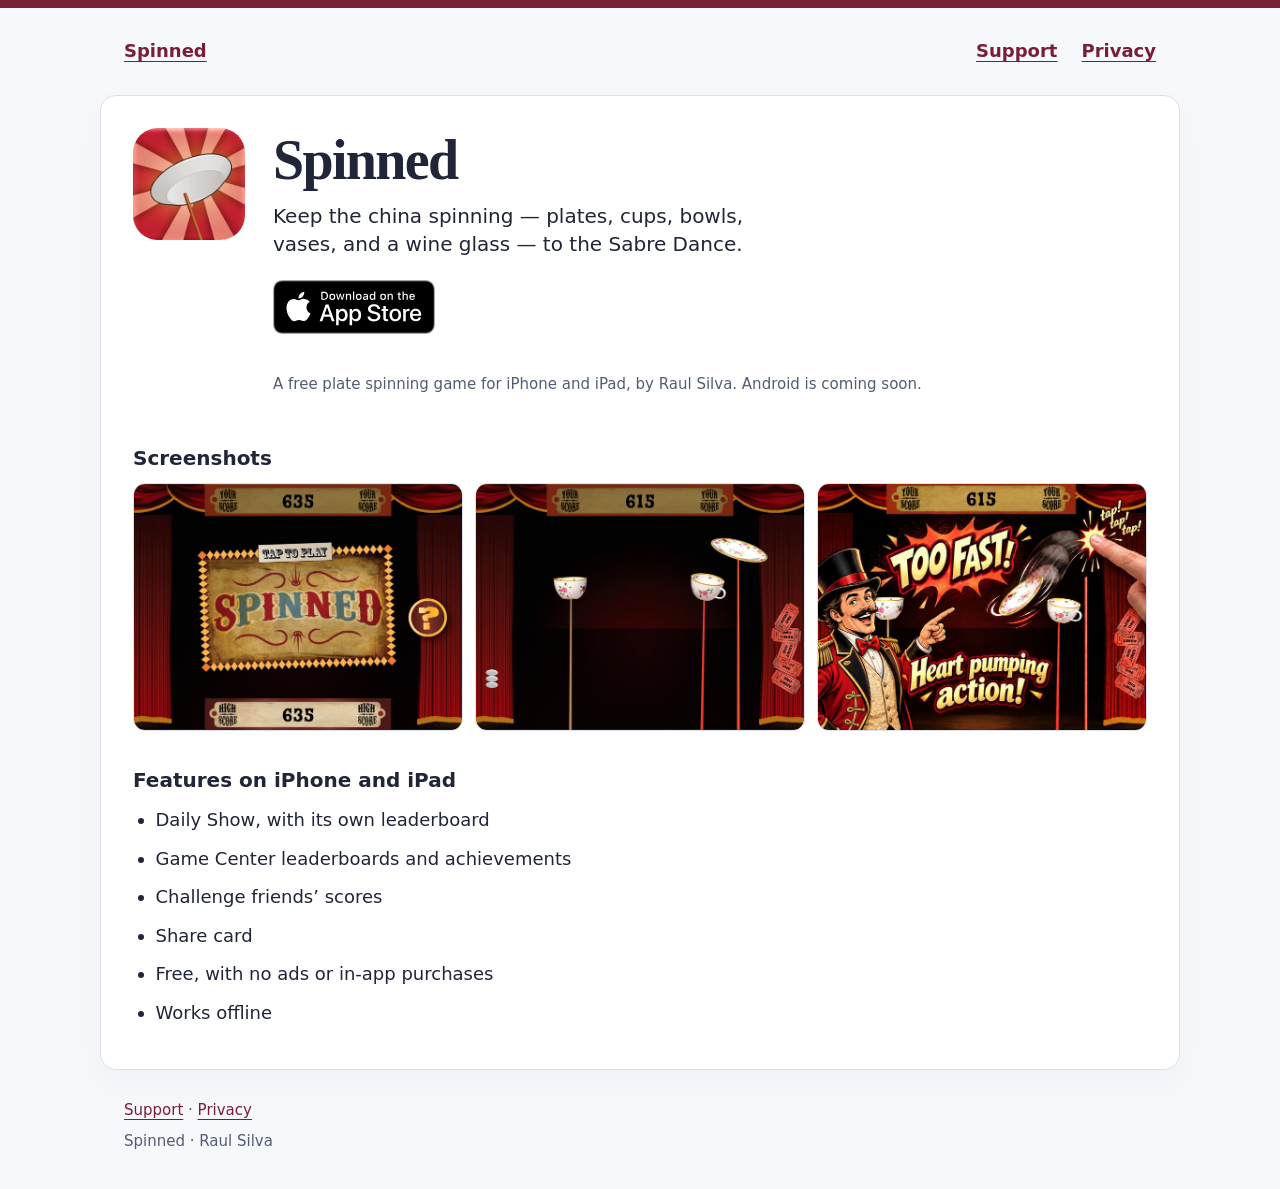
<file: index.html>
<!doctype html>
<html lang="en">
<head>
  <meta charset="utf-8">
  <meta name="viewport" content="width=device-width, initial-scale=1">
  <title>Spinned · plate spinning game for iPhone and iPad</title>
  <meta name="description" content="Spinned is a free plate spinning game for iPhone and iPad. Android is coming soon. Keep plates, cups, bowls, vases, and a wine glass spinning to the Sabre Dance.">
  <meta name="author" content="Raul Silva">
  <meta name="theme-color" content="#781e35">
  <meta name="apple-itunes-app" content="app-id=466332297">
  <link rel="canonical" href="https://rauls4.github.io/spinned-support/">
  <meta property="og:type" content="website">
  <meta property="og:site_name" content="Spinned">
  <meta property="og:locale" content="en_US">
  <meta property="og:url" content="https://rauls4.github.io/spinned-support/">
  <meta property="og:title" content="Spinned · plate spinning game for iPhone and iPad">
  <meta property="og:description" content="Spinned is a free plate spinning game for iPhone and iPad. Android is coming soon. Keep plates, cups, bowls, vases, and a wine glass spinning to the Sabre Dance.">
  <meta property="og:image" content="https://rauls4.github.io/spinned-support/images/ipad-title.jpg">
  <meta property="og:image:type" content="image/jpeg">
  <meta property="og:image:width" content="1400">
  <meta property="og:image:height" content="1050">
  <meta property="og:image:alt" content="Spinned title screen on iPad">
  <meta name="twitter:card" content="summary_large_image">
  <meta name="twitter:title" content="Spinned · plate spinning game for iPhone and iPad">
  <meta name="twitter:description" content="Spinned is a free plate spinning game for iPhone and iPad. Android is coming soon. Keep plates, cups, bowls, vases, and a wine glass spinning to the Sabre Dance.">
  <meta name="twitter:image" content="https://rauls4.github.io/spinned-support/images/ipad-title.jpg">
  <meta name="twitter:image:alt" content="Spinned title screen on iPad">
  <link rel="icon" href="images/app-icon.jpg">
  <link rel="apple-touch-icon" href="images/app-icon.jpg">
  <link rel="stylesheet" href="style.css">
</head>
<body class="home">
  <header>
    <a href="./">Spinned</a>
    <nav aria-label="Main navigation">
      <a href="support/">Support</a>
      <a href="privacy/">Privacy</a>
    </nav>
  </header>
  <main>
    <div class="hero">
      <img class="app-icon" src="images/app-icon.jpg" width="512" height="512" alt="">
      <div class="hero-copy">
        <h1>Spinned</h1>
        <p class="pitch">Keep the china spinning — plates, cups, bowls, vases, and a wine glass — to the Sabre Dance.</p>
        <a class="store-badge" href="https://apps.apple.com/us/app/spinned/id466332297">
          <img src="images/download-on-the-app-store.svg" width="120" height="40" alt="Download on the App Store">
        </a>
        <p class="meta">A free plate spinning game for iPhone and iPad, by Raul Silva. Android is coming soon.</p>
      </div>
    </div>

    <section aria-labelledby="screenshots-heading">
      <h2 id="screenshots-heading">Screenshots</h2>
      <div class="shots">
        <img src="images/ipad-title.jpg" width="1400" height="1050" alt="Spinned title screen on iPad">
        <img src="images/ipad-game.jpg" width="1400" height="1050" alt="Spinned gameplay on iPad, with dishes spinning on sticks">
        <img src="images/ipad-stage.jpg" width="1400" height="1050" alt="Spinned on iPad during a show">
      </div>
    </section>

    <section aria-labelledby="features-heading">
      <h2 id="features-heading">Features on iPhone and iPad</h2>
      <ul class="features">
        <li>Daily Show, with its own leaderboard</li>
        <li>Game Center leaderboards and achievements</li>
        <li>Challenge friends’ scores</li>
        <li>Share card</li>
        <li>Free, with no ads or in-app purchases</li>
        <li>Works offline</li>
      </ul>
    </section>
  </main>
  <footer>
    <p><a href="support/">Support</a> · <a href="privacy/">Privacy</a></p>
    <p>Spinned · Raul Silva</p>
  </footer>
</body>
</html>
</file>
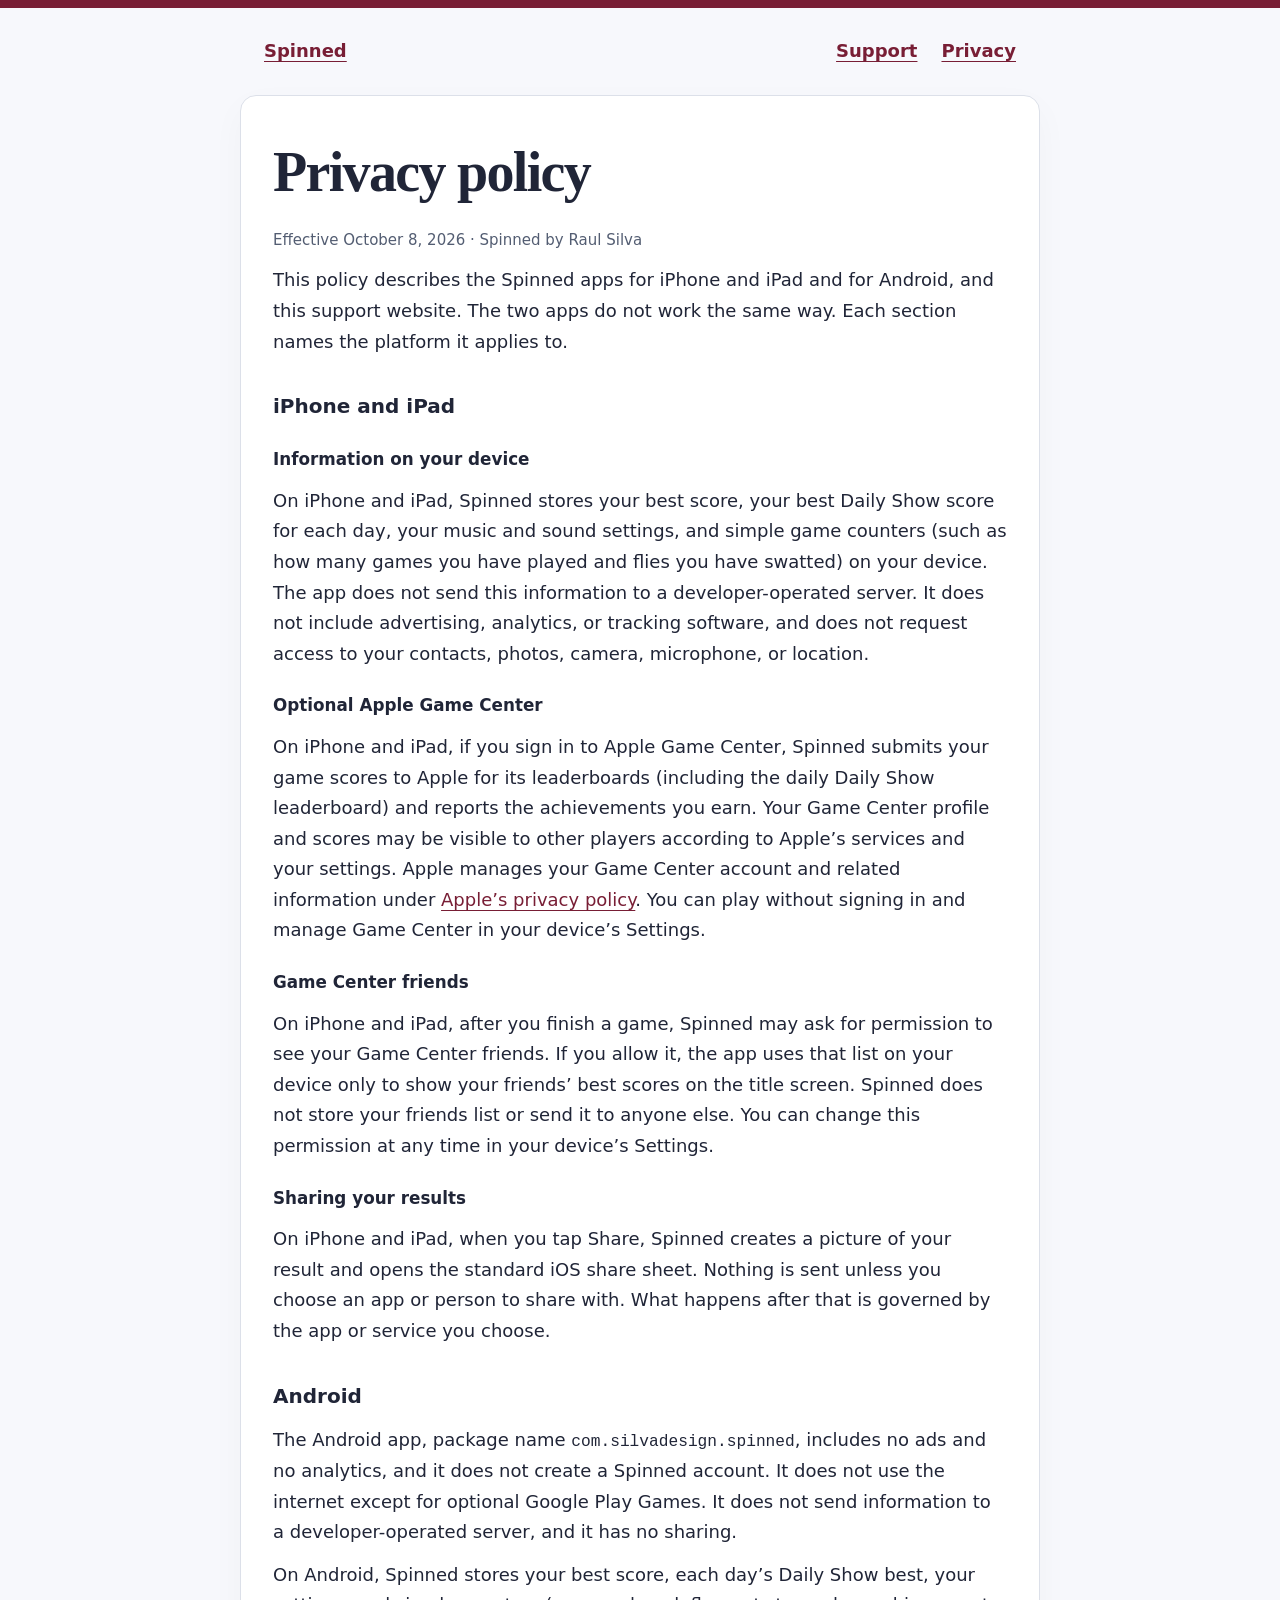
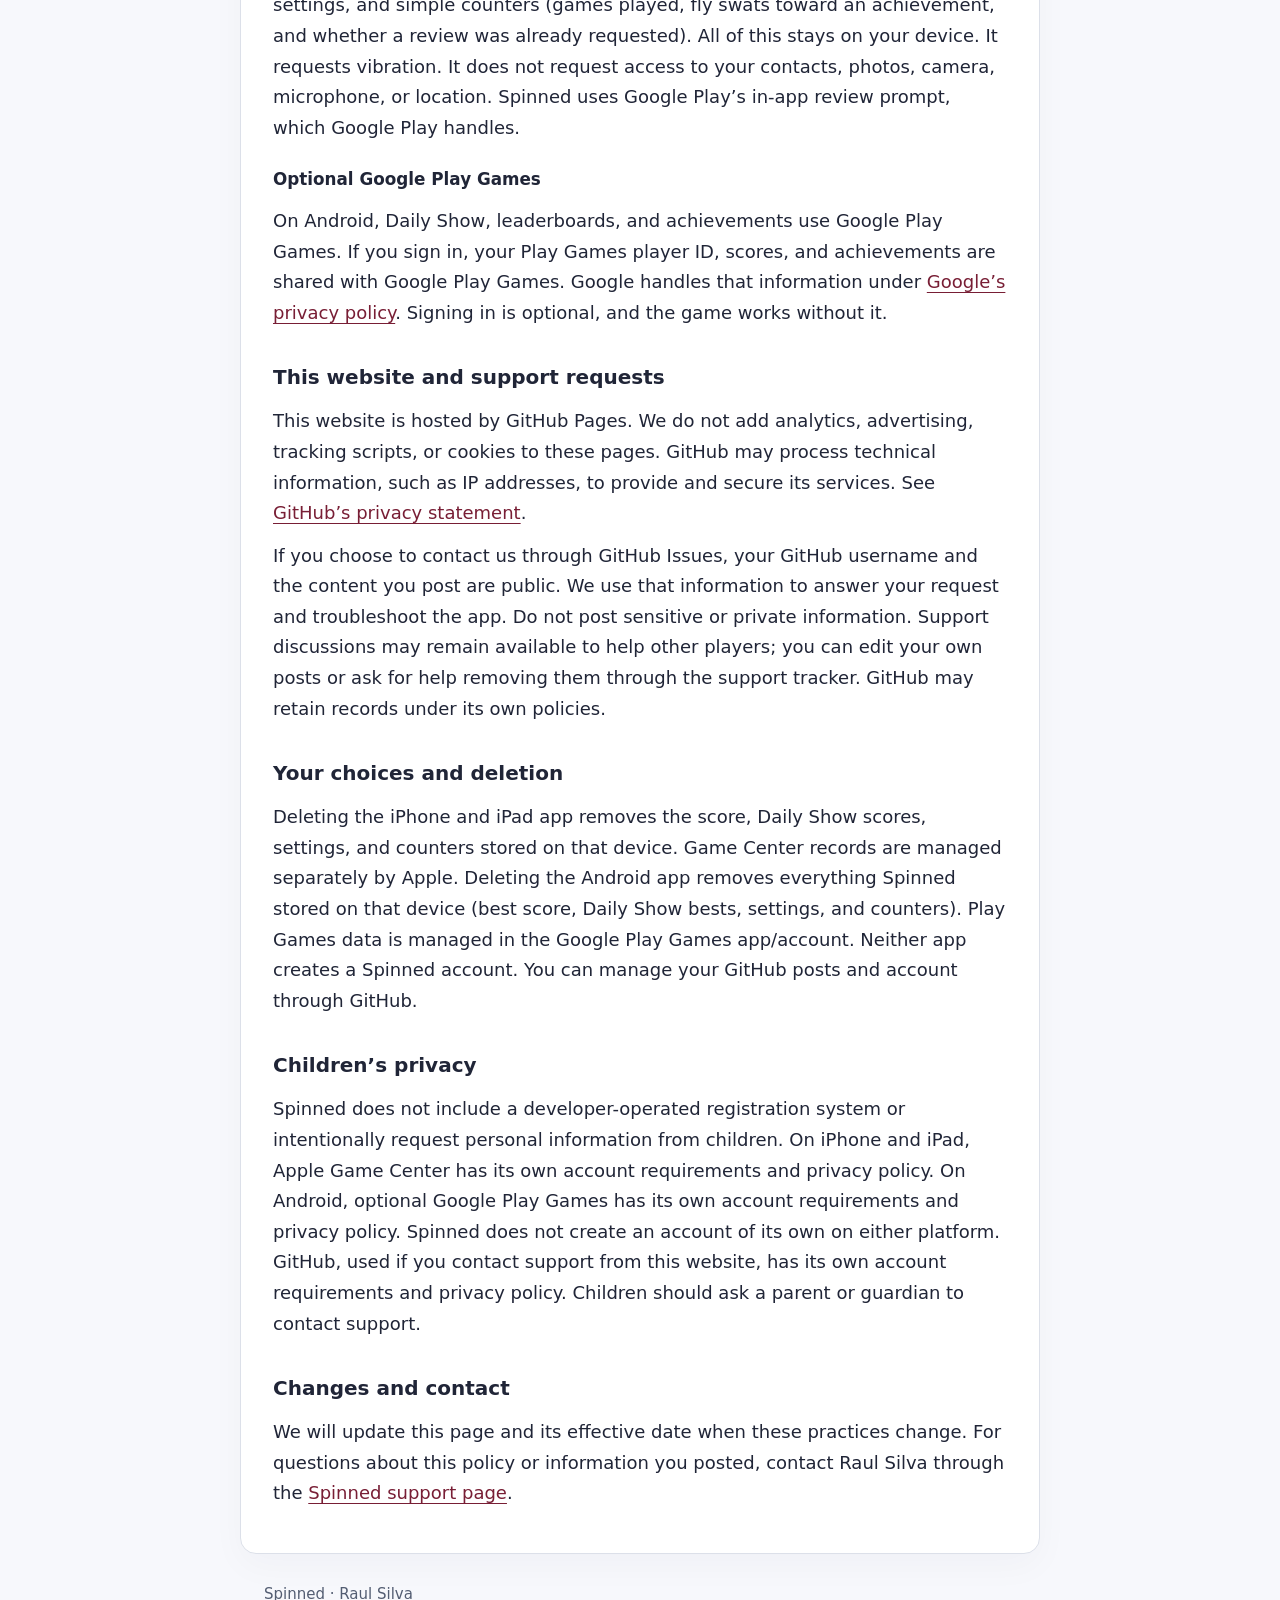
<file: privacy/index.html>
<!doctype html>
<html lang="en">
<head>
  <meta charset="utf-8">
  <meta name="viewport" content="width=device-width, initial-scale=1">
  <meta name="description" content="Privacy policy for Spinned on iPhone, iPad, and Android, by Raul Silva.">
  <title>Privacy policy · Spinned</title>
  <link rel="stylesheet" href="../style.css">
  <link rel="icon" type="image/svg+xml" href="data:image/svg+xml,%3Csvg xmlns='http://www.w3.org/2000/svg' viewBox='0 0 32 32'%3E%3Crect width='32' height='32' rx='7' fill='%23781e35'/%3E%3Cellipse cx='16' cy='12' rx='12' ry='4' fill='white'/%3E%3Cpath d='M16 16v12' stroke='%23e9bf63' stroke-width='3'/%3E%3C/svg%3E">
</head>
<body>
  <header>
    <a href="../">Spinned</a>
    <nav aria-label="Main navigation">
      <a href="../support/">Support</a>
      <a href="../privacy/">Privacy</a>
    </nav>
  </header>
  <main>
    <h1>Privacy policy</h1>
    <p class="meta">Effective October 8, 2026 · Spinned by Raul Silva</p>
    <p>This policy describes the Spinned apps for iPhone and iPad and for Android, and this support website. The two apps do not work the same way. Each section names the platform it applies to.</p>

    <h2>iPhone and iPad</h2>
    <h3>Information on your device</h3>
    <p>On iPhone and iPad, Spinned stores your best score, your best Daily Show score for each day, your music and sound settings, and simple game counters (such as how many games you have played and flies you have swatted) on your device. The app does not send this information to a developer-operated server. It does not include advertising, analytics, or tracking software, and does not request access to your contacts, photos, camera, microphone, or location.</p>
    <h3>Optional Apple Game Center</h3>
    <p>On iPhone and iPad, if you sign in to Apple Game Center, Spinned submits your game scores to Apple for its leaderboards (including the daily Daily Show leaderboard) and reports the achievements you earn. Your Game Center profile and scores may be visible to other players according to Apple’s services and your settings. Apple manages your Game Center account and related information under <a href="https://www.apple.com/legal/privacy/">Apple’s privacy policy</a>. You can play without signing in and manage Game Center in your device’s Settings.</p>
    <h3>Game Center friends</h3>
    <p>On iPhone and iPad, after you finish a game, Spinned may ask for permission to see your Game Center friends. If you allow it, the app uses that list on your device only to show your friends’ best scores on the title screen. Spinned does not store your friends list or send it to anyone else. You can change this permission at any time in your device’s Settings.</p>
    <h3>Sharing your results</h3>
    <p>On iPhone and iPad, when you tap Share, Spinned creates a picture of your result and opens the standard iOS share sheet. Nothing is sent unless you choose an app or person to share with. What happens after that is governed by the app or service you choose.</p>

    <h2>Android</h2>
    <p>The Android app, package name <code>com.silvadesign.spinned</code>, includes no ads and no analytics, and it does not create a Spinned account. It does not use the internet except for optional Google Play Games. It does not send information to a developer-operated server, and it has no sharing.</p>
    <p>On Android, Spinned stores your best score, each day’s Daily Show best, your settings, and simple counters (games played, fly swats toward an achievement, and whether a review was already requested). All of this stays on your device. It requests vibration. It does not request access to your contacts, photos, camera, microphone, or location. Spinned uses Google Play’s in-app review prompt, which Google Play handles.</p>
    <h3>Optional Google Play Games</h3>
    <p>On Android, Daily Show, leaderboards, and achievements use Google Play Games. If you sign in, your Play Games player ID, scores, and achievements are shared with Google Play Games. Google handles that information under <a href="https://policies.google.com/privacy">Google’s privacy policy</a>. Signing in is optional, and the game works without it.</p>

    <h2>This website and support requests</h2>
    <p>This website is hosted by GitHub Pages. We do not add analytics, advertising, tracking scripts, or cookies to these pages. GitHub may process technical information, such as IP addresses, to provide and secure its services. See <a href="https://docs.github.com/en/site-policy/privacy-policies/github-general-privacy-statement">GitHub’s privacy statement</a>.</p>
    <p>If you choose to contact us through GitHub Issues, your GitHub username and the content you post are public. We use that information to answer your request and troubleshoot the app. Do not post sensitive or private information. Support discussions may remain available to help other players; you can edit your own posts or ask for help removing them through the support tracker. GitHub may retain records under its own policies.</p>

    <h2>Your choices and deletion</h2>
    <p>Deleting the iPhone and iPad app removes the score, Daily Show scores, settings, and counters stored on that device. Game Center records are managed separately by Apple. Deleting the Android app removes everything Spinned stored on that device (best score, Daily Show bests, settings, and counters). Play Games data is managed in the Google Play Games app/account. Neither app creates a Spinned account. You can manage your GitHub posts and account through GitHub.</p>

    <h2>Children’s privacy</h2>
    <p>Spinned does not include a developer-operated registration system or intentionally request personal information from children. On iPhone and iPad, Apple Game Center has its own account requirements and privacy policy. On Android, optional Google Play Games has its own account requirements and privacy policy. Spinned does not create an account of its own on either platform. GitHub, used if you contact support from this website, has its own account requirements and privacy policy. Children should ask a parent or guardian to contact support.</p>

    <h2>Changes and contact</h2>
    <p>We will update this page and its effective date when these practices change. For questions about this policy or information you posted, contact Raul Silva through the <a href="../support/">Spinned support page</a>.</p>
  </main>
  <footer>Spinned · Raul Silva</footer>
</body>
</html>
</file>
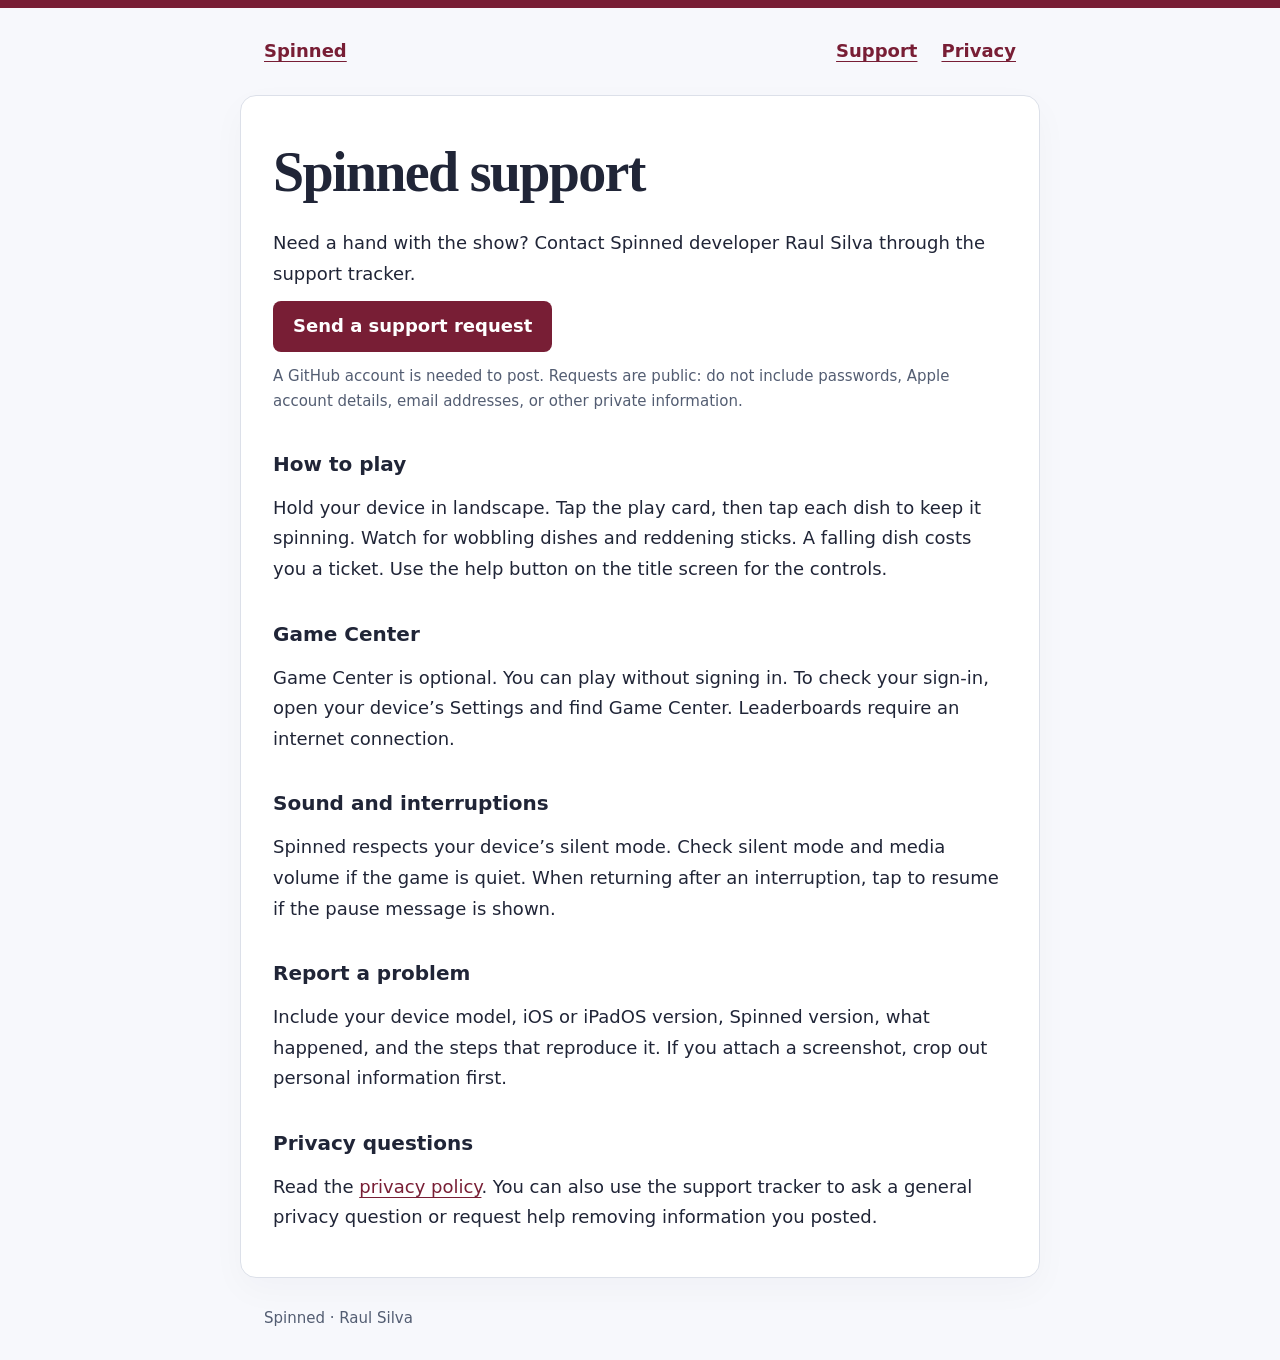
<file: support/index.html>
<!doctype html><html lang="en"><head><meta charset="utf-8"><meta name="viewport" content="width=device-width, initial-scale=1"><meta name="description" content="Support for Spinned, the plate-spinning arcade game by Raul Silva."><title>Support · Spinned</title><link rel="stylesheet" href="../style.css"><link rel="icon" type="image/svg+xml" href="data:image/svg+xml,%3Csvg xmlns='http://www.w3.org/2000/svg' viewBox='0 0 32 32'%3E%3Crect width='32' height='32' rx='7' fill='%23781e35'/%3E%3Cellipse cx='16' cy='12' rx='12' ry='4' fill='white'/%3E%3Cpath d='M16 16v12' stroke='%23e9bf63' stroke-width='3'/%3E%3C/svg%3E"></head><body><header><a href="../">Spinned</a><nav aria-label="Main navigation"><a href="../support/">Support</a><a href="../privacy/">Privacy</a></nav></header><main><h1>Spinned support</h1><p>Need a hand with the show? Contact Spinned developer Raul Silva through the support tracker.</p><p><a class="button" href="https://github.com/rauls4/spinned-support/issues/new?title=Spinned%20support">Send a support request</a></p><p class="meta">A GitHub account is needed to post. Requests are public: do not include passwords, Apple account details, email addresses, or other private information.</p><h2>How to play</h2><p>Hold your device in landscape. Tap the play card, then tap each dish to keep it spinning. Watch for wobbling dishes and reddening sticks. A falling dish costs you a ticket. Use the help button on the title screen for the controls.</p><h2>Game Center</h2><p>Game Center is optional. You can play without signing in. To check your sign-in, open your device’s Settings and find Game Center. Leaderboards require an internet connection.</p><h2>Sound and interruptions</h2><p>Spinned respects your device’s silent mode. Check silent mode and media volume if the game is quiet. When returning after an interruption, tap to resume if the pause message is shown.</p><h2>Report a problem</h2><p>Include your device model, iOS or iPadOS version, Spinned version, what happened, and the steps that reproduce it. If you attach a screenshot, crop out personal information first.</p><h2>Privacy questions</h2><p>Read the <a href="../privacy/">privacy policy</a>. You can also use the support tracker to ask a general privacy question or request help removing information you posted.</p></main><footer>Spinned · Raul Silva</footer></body></html>
</file>
<file: style.css>
*{box-sizing:border-box}body{margin:0;background:#f7f8fc;color:#202537;font:18px/1.7 system-ui,sans-serif;border-top:8px solid #781e35}header,main,footer{max-width:800px;margin:auto;padding:28px 24px}header{display:flex;justify-content:space-between;align-items:center;gap:24px;flex-wrap:wrap}header a{font-weight:650}nav{display:flex;gap:24px}a{color:#781e35;text-underline-offset:4px}a:focus-visible{outline:3px solid #926300;outline-offset:5px}h1{font:700 clamp(2.2rem,6vw,3.5rem)/1.15 Georgia,serif;letter-spacing:-.03em;margin:12px 0 24px}h2{font-size:1.25rem;margin:32px 0 8px}h3{font-size:1.05rem;margin:22px 0 8px}code{font-size:.9em}p{margin:12px 0}main{background:#fff;border:1px solid #dce0e9;border-radius:16px;padding:32px;box-shadow:0 12px 35px #20253708}footer,.meta{font-size:15px;color:#535d72}.button{display:inline-block;background:#781e35;color:white;padding:10px 20px;border-radius:8px;text-decoration:none;font-weight:650}li{margin-bottom:8px}@media(max-width:600px){main{margin:0 12px;padding:24px}header,footer{padding:24px}}

/* Landing page. Support and privacy do not use these rules. */
body.home header,body.home main,body.home footer{max-width:1080px}
body.home h1{margin:0 0 10px}
body.home footer p{margin:0 0 6px}
.hero{display:flex;gap:28px;align-items:flex-start}
.hero-copy{min-width:0}
.app-icon{width:112px;height:112px;border-radius:22%;flex:none;display:block}
.pitch{font-size:1.25rem;line-height:1.4;margin:0;text-wrap:balance}
.store-badge{display:inline-block;margin:22px 14px 16px 0;line-height:0;text-decoration:none}
.store-badge img{display:block;height:54px;width:auto}
.shots{display:grid;gap:14px;margin:8px 0 0}
.shots img{display:block;width:100%;height:auto;border-radius:12px;border:1px solid #dce0e9;background:#f7f8fc}
.features{margin:4px 0 0;padding-left:1.25em;max-width:36em}
@media(min-width:860px){.shots{grid-template-columns:repeat(3,minmax(0,1fr));gap:12px}}
@media(max-width:600px){.hero{flex-direction:column;gap:16px}.app-icon{width:88px;height:88px}}
</file>
